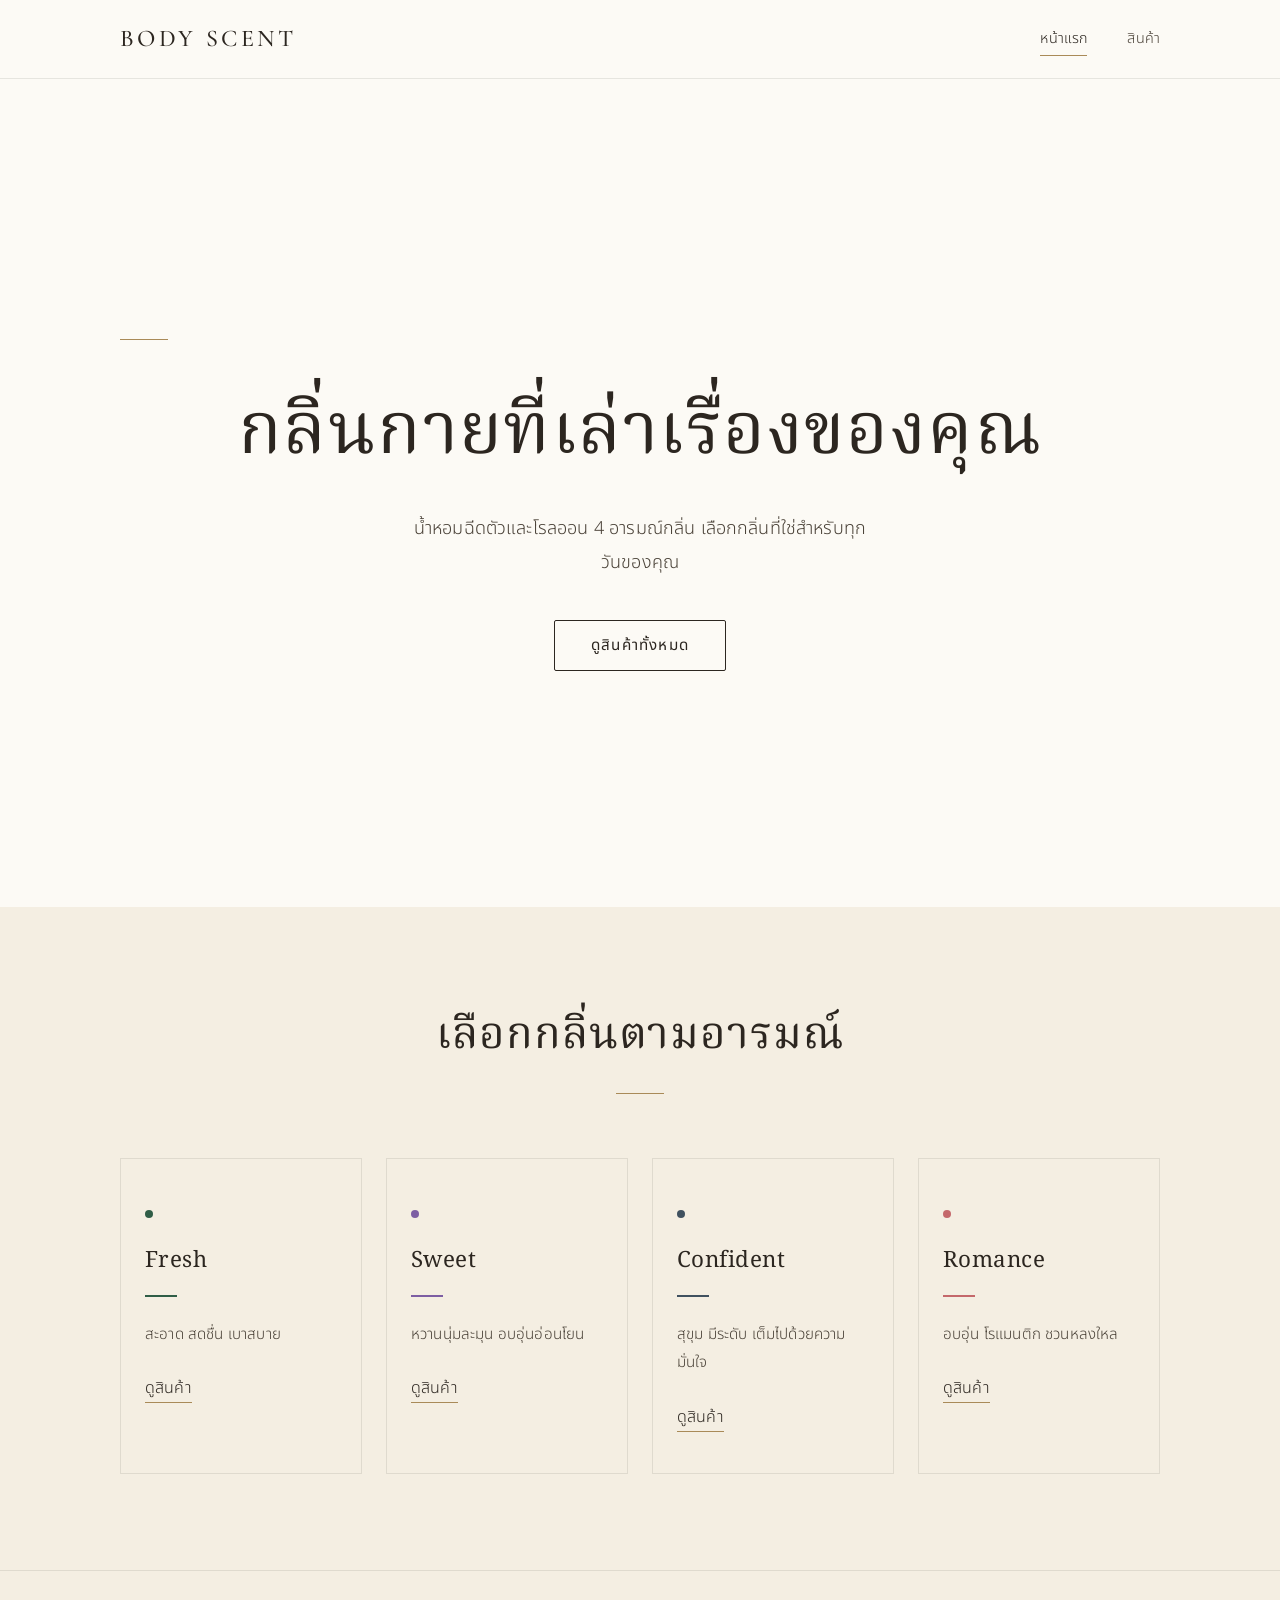
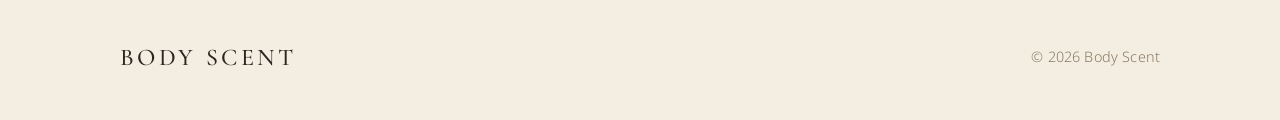
<file: index.html>
<!DOCTYPE html>
<html lang="th">
<head>
  <meta charset="UTF-8">
  <meta name="viewport" content="width=device-width, initial-scale=1">
  <title>Body Scent — น้ำหอมฉีดตัวและโรลออน</title>
  <meta name="description" content="Body Scent น้ำหอมฉีดตัวและโรลออน 4 อารมณ์กลิ่น Fresh, Sweet, Confident, Romance">
  <link rel="stylesheet" href="style.css">
</head>
<body>

  <header class="site-header">
    <div class="container site-header__inner">
      <a href="index.html" class="brand">BODY SCENT</a>
      <nav class="nav" aria-label="เมนูหลัก">
        <a href="index.html" aria-current="page">หน้าแรก</a>
        <a href="product.html">สินค้า</a>
      </nav>
    </div>
  </header>

  <main>
    <!-- Hero -->
    <section class="hero hero--full">
      <div class="container">
        <span class="title-rule" aria-hidden="true"></span>
        <h1 class="hero__title">กลิ่นกายที่เล่าเรื่องของคุณ</h1>
        <p class="lead hero__text">น้ำหอมฉีดตัวและโรลออน 4 อารมณ์กลิ่น เลือกกลิ่นที่ใช่สำหรับทุกวันของคุณ</p>
        <div class="hero__actions">
          <a href="product.html" class="btn">ดูสินค้าทั้งหมด</a>
        </div>
      </div>
    </section>

    <!-- Moods -->
    <section class="section section--cream" id="moods">
      <div class="container">
        <div class="section__head text-center">
          <h2>เลือกกลิ่นตามอารมณ์</h2>
          <span class="title-rule" aria-hidden="true"></span>
        </div>

        <div class="mood-grid">
          <a href="product.html?mood=fresh" class="mood-card mood-fresh">
            <span class="mood-dot" aria-hidden="true"></span>
            <h3>Fresh</h3>
            <span class="title-rule title-rule--mood" aria-hidden="true"></span>
            <p>สะอาด สดชื่น เบาสบาย</p>
            <span class="link">ดูสินค้า</span>
          </a>

          <a href="product.html?mood=sweet" class="mood-card mood-sweet">
            <span class="mood-dot" aria-hidden="true"></span>
            <h3>Sweet</h3>
            <span class="title-rule title-rule--mood" aria-hidden="true"></span>
            <p>หวานนุ่มละมุน อบอุ่นอ่อนโยน</p>
            <span class="link">ดูสินค้า</span>
          </a>

          <a href="product.html?mood=confident" class="mood-card mood-confident">
            <span class="mood-dot" aria-hidden="true"></span>
            <h3>Confident</h3>
            <span class="title-rule title-rule--mood" aria-hidden="true"></span>
            <p>สุขุม มีระดับ เต็มไปด้วยความมั่นใจ</p>
            <span class="link">ดูสินค้า</span>
          </a>

          <a href="product.html?mood=romance" class="mood-card mood-romance">
            <span class="mood-dot" aria-hidden="true"></span>
            <h3>Romance</h3>
            <span class="title-rule title-rule--mood" aria-hidden="true"></span>
            <p>อบอุ่น โรแมนติก ชวนหลงใหล</p>
            <span class="link">ดูสินค้า</span>
          </a>
        </div>
      </div>
    </section>
  </main>

  <footer class="site-footer">
    <div class="container site-footer__inner">
      <span class="brand">BODY SCENT</span>
      <span>&copy; 2026 Body Scent</span>
    </div>
  </footer>

  <script src="script.js"></script>
</body>
</html>
</file>
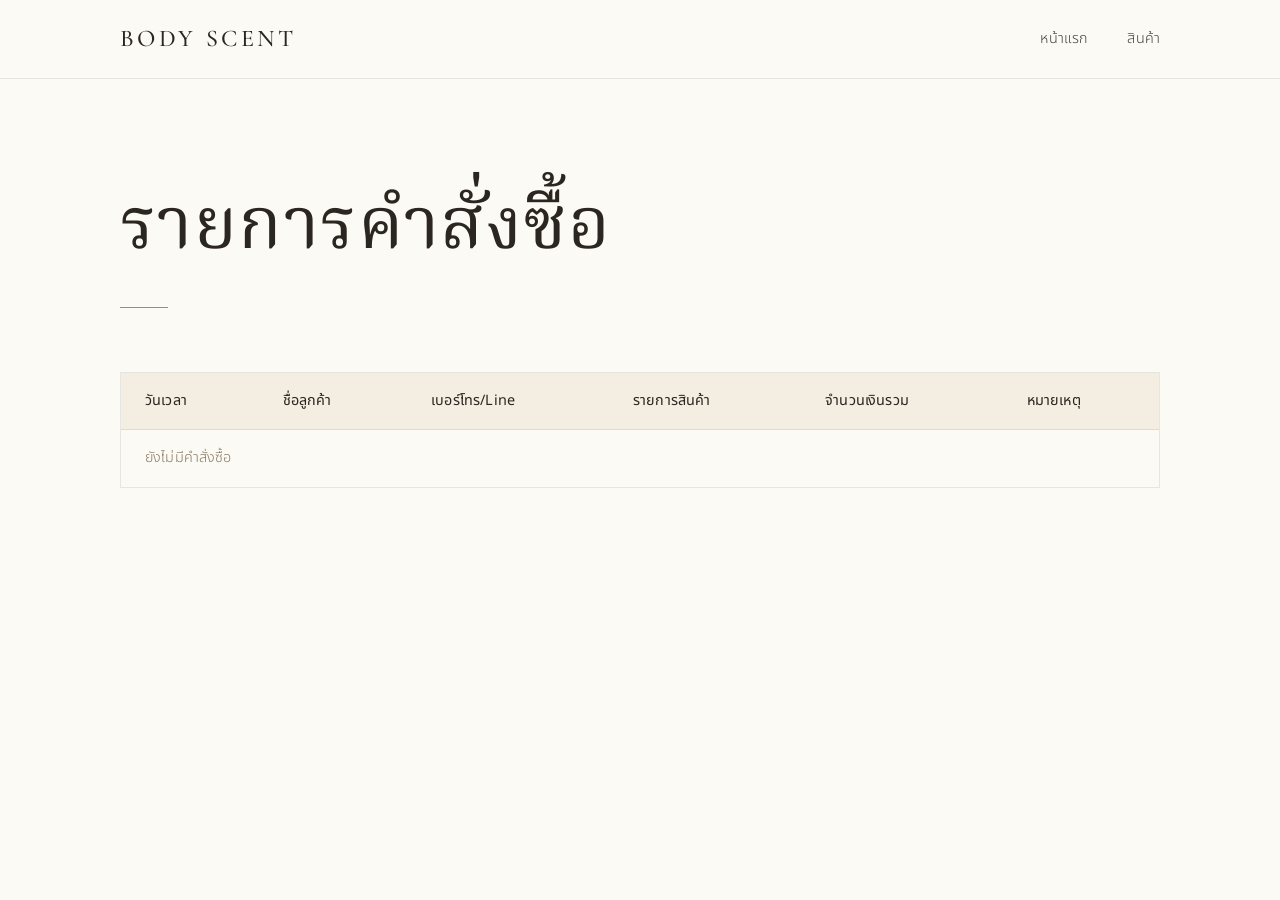
<file: admin.html>
<!DOCTYPE html>
<html lang="th">
<head>
  <meta charset="UTF-8">
  <meta name="viewport" content="width=device-width, initial-scale=1">
  <meta name="robots" content="noindex, nofollow">
  <title>รายการคำสั่งซื้อ — Body Scent</title>
  <link rel="stylesheet" href="style.css">
</head>
<body>

  <header class="site-header">
    <div class="container site-header__inner">
      <a href="index.html" class="brand">BODY SCENT</a>
      <nav class="nav" aria-label="เมนูหลัก">
        <a href="index.html">หน้าแรก</a>
        <a href="product.html">สินค้า</a>
      </nav>
    </div>
  </header>

  <main>
    <section class="section">
      <div class="container">
        <div class="section__head">
          <h1>รายการคำสั่งซื้อ</h1>
          <span class="title-rule" aria-hidden="true"></span>
        </div>

        <div class="table-wrap">
          <table id="ordersTable" class="orders-table">
            <thead>
              <tr>
                <th scope="col">วันเวลา</th>
                <th scope="col">ชื่อลูกค้า</th>
                <th scope="col">เบอร์โทร/Line</th>
                <th scope="col">รายการสินค้า</th>
                <th scope="col">จำนวนเงินรวม</th>
                <th scope="col">หมายเหตุ</th>
              </tr>
            </thead>
            <tbody></tbody>
          </table>
        </div>
      </div>
    </section>
  </main>

  <script src="script.js"></script>
</body>
</html>
</file>
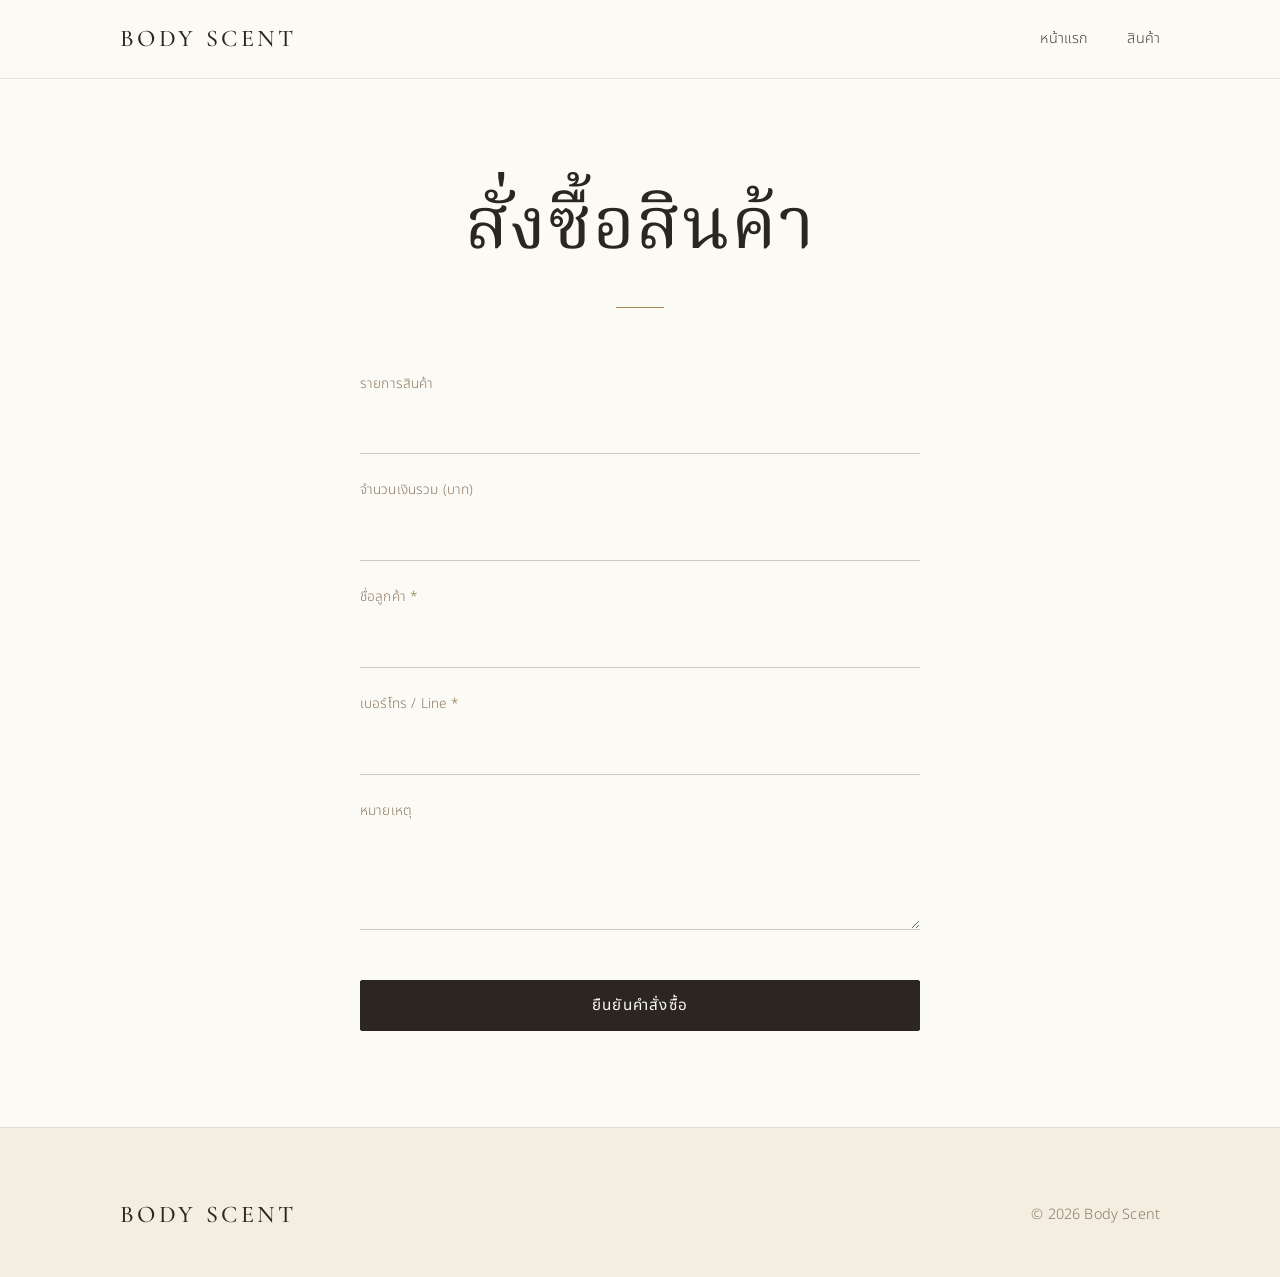
<file: order.html>
<!DOCTYPE html>
<html lang="th">
<head>
  <meta charset="UTF-8">
  <meta name="viewport" content="width=device-width, initial-scale=1">
  <title>สั่งซื้อสินค้า — Body Scent</title>
  <link rel="stylesheet" href="style.css">
</head>
<body>

  <header class="site-header">
    <div class="container site-header__inner">
      <a href="index.html" class="brand">BODY SCENT</a>
      <nav class="nav" aria-label="เมนูหลัก">
        <a href="index.html">หน้าแรก</a>
        <a href="product.html">สินค้า</a>
      </nav>
    </div>
  </header>

  <main>
    <section class="section">
      <div class="container">
        <div class="section__head text-center">
          <h1>สั่งซื้อสินค้า</h1>
          <span class="title-rule" aria-hidden="true"></span>
        </div>

        <form id="orderForm" class="form-narrow">
          <div class="field">
            <label for="items">รายการสินค้า</label>
            <input type="text" id="items" name="items" readonly>
          </div>

          <div class="field">
            <label for="total">จำนวนเงินรวม (บาท)</label>
            <input type="text" id="total" name="total" readonly>
          </div>

          <div class="field">
            <label for="customerName">ชื่อลูกค้า <span class="req">*</span></label>
            <input type="text" id="customerName" name="customerName" required autocomplete="name">
          </div>

          <div class="field">
            <label for="contact">เบอร์โทร / Line <span class="req">*</span></label>
            <input type="text" id="contact" name="contact" required autocomplete="tel">
          </div>

          <div class="field">
            <label for="note">หมายเหตุ</label>
            <textarea id="note" name="note" rows="3"></textarea>
          </div>

          <div class="form-actions">
            <button type="submit" class="btn btn--solid btn--block">ยืนยันคำสั่งซื้อ</button>
          </div>
        </form>
      </div>
    </section>
  </main>

  <footer class="site-footer">
    <div class="container site-footer__inner">
      <span class="brand">BODY SCENT</span>
      <span>&copy; 2026 Body Scent</span>
    </div>
  </footer>

  <script src="script.js"></script>
</body>
</html>
</file>
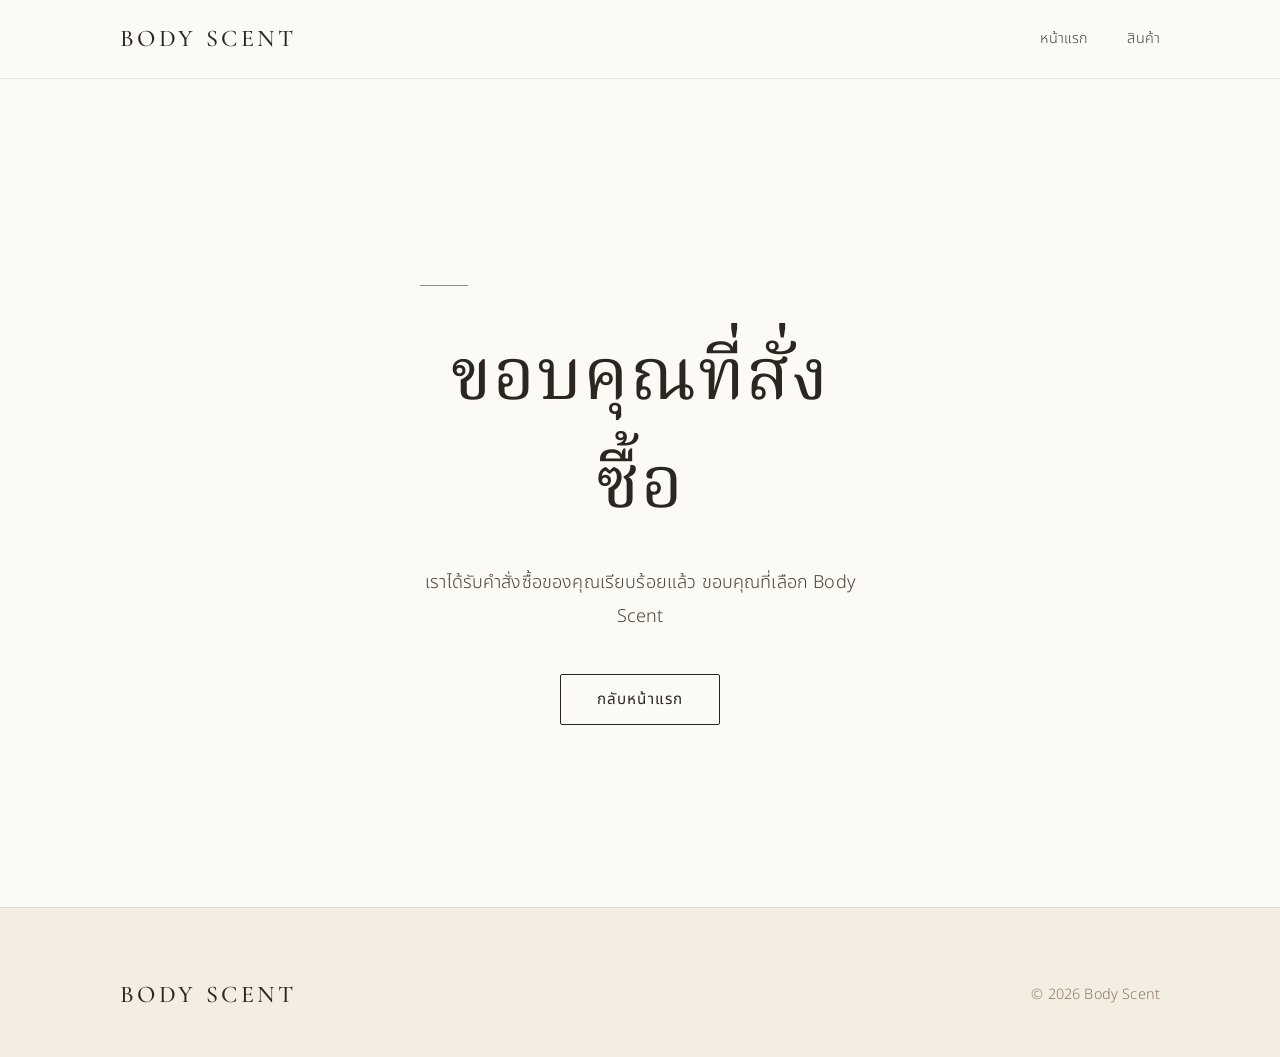
<file: thankyou.html>
<!DOCTYPE html>
<html lang="th">
<head>
  <meta charset="UTF-8">
  <meta name="viewport" content="width=device-width, initial-scale=1">
  <title>ขอบคุณ — Body Scent</title>
  <link rel="stylesheet" href="style.css">
</head>
<body>

  <header class="site-header">
    <div class="container site-header__inner">
      <a href="index.html" class="brand">BODY SCENT</a>
      <nav class="nav" aria-label="เมนูหลัก">
        <a href="index.html">หน้าแรก</a>
        <a href="product.html">สินค้า</a>
      </nav>
    </div>
  </header>

  <main>
    <section class="hero hero--full">
      <div class="container page-message">
        <span class="title-rule" aria-hidden="true"></span>
        <h1 class="hero__title">ขอบคุณที่สั่งซื้อ</h1>
        <p class="lead hero__text">เราได้รับคำสั่งซื้อของคุณเรียบร้อยแล้ว ขอบคุณที่เลือก Body Scent</p>
        <div class="hero__actions">
          <a href="index.html" class="btn">กลับหน้าแรก</a>
        </div>
      </div>
    </section>
  </main>

  <footer class="site-footer">
    <div class="container site-footer__inner">
      <span class="brand">BODY SCENT</span>
      <span>&copy; 2026 Body Scent</span>
    </div>
  </footer>

  <script src="script.js"></script>
</body>
</html>
</file>
<file: style.css>
/* ==========================================================
   Body Scent — Theme
   Premium · Minimal · Warm neutrals with bronze accent
   ========================================================== */

@import url("https://fonts.googleapis.com/css2?family=Cormorant+Garamond:wght@400;500;600&family=Noto+Serif+Thai:wght@300;400;500&family=Noto+Sans+Thai:wght@300;400;500&display=swap");

/* ---------- Design tokens ---------- */
:root {
  /* Base palette */
  --ivory: #fcfaf5;        /* page background */
  --cream: #f4eee2;        /* alternate section background */
  --sand: #e6dcc9;         /* soft dividers, subtle fills */
  --beige-deep: #8a7963;   /* secondary text */
  --ink: #2c2620;          /* primary text, dark lines */
  --ink-soft: #4a4238;     /* body text */

  /* Accent: soft bronze / gold */
  --bronze: #a98a58;
  --bronze-deep: #8c6f42;
  --bronze-tint: #d8c7a3;

  /* Mood colors — small touches only (dots, thin rules, icons) */
  --mood-fresh: #2f5d46;      /* dark green */
  --mood-sweet: #7d5ea3;      /* medium purple */
  --mood-confident: #40515f;  /* dark blue-grey */
  --mood-romance: #c4686b;    /* soft red */

  /* Lines */
  --line: 1px solid rgba(44, 38, 32, 0.22);
  --line-soft: 1px solid rgba(44, 38, 32, 0.10);

  /* Type */
  --font-display: "Cormorant Garamond", "Noto Serif Thai", Georgia, serif;
  --font-serif-th: "Noto Serif Thai", "Cormorant Garamond", Georgia, serif;
  --font-body: "Noto Sans Thai", "Helvetica Neue", Arial, sans-serif;

  /* Spacing scale */
  --space-1: 0.5rem;
  --space-2: 1rem;
  --space-3: 1.5rem;
  --space-4: 2.5rem;
  --space-5: 4rem;
  --space-6: 6rem;
  --space-7: 9rem;

  --container: 1120px;
  --radius: 2px;
  --ease: cubic-bezier(0.22, 0.61, 0.36, 1);
}

/* ---------- Reset & base ---------- */
*,
*::before,
*::after {
  box-sizing: border-box;
}

html {
  scroll-behavior: smooth;
  -webkit-text-size-adjust: 100%;
}

body {
  margin: 0;
  background: var(--ivory);
  color: var(--ink-soft);
  font-family: var(--font-body);
  font-weight: 300;
  font-size: 1rem;
  line-height: 1.9;
  letter-spacing: 0.01em;
  -webkit-font-smoothing: antialiased;
}

img {
  display: block;
  max-width: 100%;
  height: auto;
}

a {
  color: inherit;
  text-decoration: none;
}

ul {
  margin: 0;
  padding: 0;
  list-style: none;
}

::selection {
  background: var(--bronze-tint);
  color: var(--ink);
}

:focus-visible {
  outline: 1px solid var(--bronze-deep);
  outline-offset: 4px;
}

/* ---------- Typography ---------- */
h1,
h2,
h3,
h4 {
  margin: 0;
  color: var(--ink);
  font-family: var(--font-display);
  font-weight: 500;
  line-height: 1.3;
  letter-spacing: 0.02em;
}

h1 {
  font-size: clamp(2.6rem, 6vw, 4.5rem);
  line-height: 1.15;
  font-weight: 400;
}

h2 {
  font-size: clamp(1.9rem, 3.6vw, 2.75rem);
}

h3 {
  font-size: 1.4rem;
}

/* Thai text in headings reads better with the Thai serif */
:lang(th) h1,
:lang(th) h2,
:lang(th) h3,
.th-serif {
  font-family: var(--font-serif-th);
  font-weight: 400;
  line-height: 1.5;
}

p {
  margin: 0 0 var(--space-3);
  max-width: 62ch;
}

.lead {
  font-size: 1.125rem;
  color: var(--ink-soft);
}

.muted {
  color: var(--beige-deep);
}

.text-center {
  text-align: center;
}

.text-center p {
  margin-left: auto;
  margin-right: auto;
}

/* ---------- Layout ---------- */
.container {
  width: 100%;
  max-width: var(--container);
  margin: 0 auto;
  padding: 0 var(--space-4);
}

.section {
  padding: var(--space-6) 0;
}

.section--cream {
  background: var(--cream);
}

.section--divided {
  border-top: var(--line-soft);
}

.section__head {
  margin-bottom: var(--space-5);
}

/* Short bronze rule under section titles */
.title-rule {
  display: block;
  width: 48px;
  height: 1px;
  margin: var(--space-3) 0 0;
  background: var(--bronze);
}

.text-center .title-rule {
  margin-left: auto;
  margin-right: auto;
}

/* Mood-tinted rule: a small touch of color under a heading */
.title-rule--mood {
  background: var(--mood, var(--bronze));
  height: 2px;
  width: 32px;
}

/* ---------- Mood variables ---------- */
.mood-fresh { --mood: var(--mood-fresh); }
.mood-sweet { --mood: var(--mood-sweet); }
.mood-confident { --mood: var(--mood-confident); }
.mood-romance { --mood: var(--mood-romance); }

/* Small colored dot */
.mood-dot {
  display: inline-block;
  width: 8px;
  height: 8px;
  border-radius: 50%;
  background: var(--mood, var(--bronze));
  vertical-align: middle;
}

/* ---------- Header / navigation ---------- */
.site-header {
  position: sticky;
  top: 0;
  z-index: 50;
  background: rgba(252, 250, 245, 0.92);
  backdrop-filter: blur(8px);
  -webkit-backdrop-filter: blur(8px);
  border-bottom: var(--line-soft);
}

.site-header__inner {
  display: flex;
  align-items: center;
  justify-content: space-between;
  gap: var(--space-3);
  padding-top: var(--space-2);
  padding-bottom: var(--space-2);
}

.brand {
  font-family: var(--font-display);
  font-size: 1.5rem;
  font-weight: 500;
  letter-spacing: 0.14em;
  color: var(--ink);
}

.nav {
  display: flex;
  align-items: center;
  gap: var(--space-4);
  font-size: 0.9rem;
}

.nav a {
  position: relative;
  padding: 0.25rem 0;
  color: var(--ink-soft);
  transition: color 0.3s var(--ease);
}

.nav a::after {
  content: "";
  position: absolute;
  left: 0;
  bottom: 0;
  width: 0;
  height: 1px;
  background: var(--bronze);
  transition: width 0.3s var(--ease);
}

.nav a:hover,
.nav a[aria-current="page"] {
  color: var(--ink);
}

.nav a:hover::after,
.nav a[aria-current="page"]::after {
  width: 100%;
}

/* ---------- Buttons ---------- */
.btn {
  display: inline-block;
  padding: 0.85rem 2.25rem;
  border: 1px solid var(--ink);
  border-radius: var(--radius);
  background: transparent;
  color: var(--ink);
  font-family: var(--font-body);
  font-size: 0.95rem;
  font-weight: 400;
  letter-spacing: 0.08em;
  line-height: 1.4;
  text-align: center;
  cursor: pointer;
  transition: background 0.3s var(--ease), color 0.3s var(--ease),
    border-color 0.3s var(--ease);
}

.btn:hover {
  background: var(--ink);
  color: var(--ivory);
}

.btn--solid {
  background: var(--ink);
  color: var(--ivory);
}

.btn--solid:hover {
  background: var(--bronze-deep);
  border-color: var(--bronze-deep);
}

.btn--bronze {
  border-color: var(--bronze);
  color: var(--bronze-deep);
}

.btn--bronze:hover {
  background: var(--bronze);
  border-color: var(--bronze);
  color: var(--ivory);
}

.btn--small {
  padding: 0.55rem 1.4rem;
  font-size: 0.85rem;
}

.btn--block {
  display: block;
  width: 100%;
}

/* Understated text link */
.link {
  border-bottom: 1px solid var(--bronze);
  padding-bottom: 2px;
  color: var(--ink);
  transition: color 0.3s var(--ease);
}

.link:hover {
  color: var(--bronze-deep);
}

/* ---------- Hero ---------- */
.hero {
  padding: var(--space-7) 0 var(--space-6);
}

.hero__grid {
  display: grid;
  grid-template-columns: 1.1fr 0.9fr;
  align-items: center;
  gap: var(--space-5);
}

.hero__title {
  margin-bottom: var(--space-3);
}

.hero__text {
  margin-bottom: var(--space-4);
}

.hero__actions {
  display: flex;
  flex-wrap: wrap;
  gap: var(--space-2);
}

.hero__media {
  border: var(--line);
  padding: var(--space-2);
}

.hero__media img {
  width: 100%;
  aspect-ratio: 4 / 5;
  object-fit: cover;
}

/* ---------- Filters (mood / type) ---------- */
.filters {
  display: flex;
  flex-wrap: wrap;
  justify-content: center;
  gap: var(--space-2);
  margin-bottom: var(--space-5);
}

.chip {
  display: inline-flex;
  align-items: center;
  gap: 0.6rem;
  padding: 0.55rem 1.5rem;
  border: var(--line);
  border-radius: 999px;
  background: transparent;
  color: var(--ink-soft);
  font-family: var(--font-body);
  font-size: 0.9rem;
  font-weight: 300;
  cursor: pointer;
  transition: border-color 0.3s var(--ease), color 0.3s var(--ease),
    background 0.3s var(--ease);
}

.chip:hover {
  border-color: var(--bronze);
  color: var(--ink);
}

.chip.is-active,
.chip[aria-pressed="true"] {
  border-color: var(--ink);
  background: var(--ink);
  color: var(--ivory);
}

/* ---------- Product grid & cards ---------- */
.product-grid {
  display: grid;
  grid-template-columns: repeat(auto-fill, minmax(240px, 1fr));
  gap: var(--space-4);
}

.product-card {
  display: flex;
  flex-direction: column;
  background: transparent;           /* never a filled colored card */
  border: var(--line-soft);
  transition: border-color 0.3s var(--ease);
}

.product-card:hover {
  border-color: var(--bronze);
}

.product-card__media {
  background: var(--cream);
  overflow: hidden;
}

.product-card__media img {
  width: 100%;
  aspect-ratio: 4 / 5;
  object-fit: cover;
}

.product-card__body {
  display: flex;
  flex: 1;
  flex-direction: column;
  padding: var(--space-3);
}

.product-card__mood {
  display: flex;
  align-items: center;
  gap: 0.6rem;
  margin-bottom: var(--space-1);
  color: var(--beige-deep);
  font-size: 0.85rem;
}

.product-card__name {
  font-size: 1.15rem;
  margin-bottom: 0.25rem;
}

.product-card__meta {
  margin: 0 0 var(--space-2);
  color: var(--beige-deep);
  font-size: 0.85rem;
}

.product-card__desc {
  flex: 1;
  margin-bottom: var(--space-3);
  font-size: 0.9rem;
  line-height: 1.8;
}

.product-card__footer {
  display: flex;
  align-items: center;
  justify-content: space-between;
  gap: var(--space-2);
  padding-top: var(--space-2);
  border-top: var(--line-soft);
}

.price {
  font-family: var(--font-display);
  font-size: 1.5rem;
  font-weight: 500;
  color: var(--ink);
}

.price small {
  margin-left: 0.2rem;
  font-family: var(--font-body);
  font-size: 0.8rem;
  font-weight: 300;
  color: var(--beige-deep);
}

/* ---------- Feature / mood list ---------- */
.features {
  display: grid;
  grid-template-columns: repeat(auto-fit, minmax(220px, 1fr));
  gap: var(--space-5) var(--space-4);
}

.feature {
  padding-top: var(--space-3);
  border-top: 1px solid var(--mood, var(--bronze-tint));
}

.feature h3 {
  margin: var(--space-1) 0 var(--space-2);
}

.feature p {
  font-size: 0.95rem;
  margin-bottom: 0;
}

/* ---------- Forms ---------- */
.field {
  margin-bottom: var(--space-3);
}

.field label {
  display: block;
  margin-bottom: 0.4rem;
  color: var(--beige-deep);
  font-size: 0.85rem;
}

.field input,
.field select,
.field textarea {
  width: 100%;
  padding: 0.8rem 0;
  border: 0;
  border-bottom: var(--line);
  border-radius: 0;
  background: transparent;
  color: var(--ink);
  font-family: var(--font-body);
  font-size: 1rem;
  font-weight: 300;
  transition: border-color 0.3s var(--ease);
}

.field input:focus,
.field select:focus,
.field textarea:focus {
  outline: none;
  border-bottom-color: var(--bronze-deep);
}

/* ---------- Footer ---------- */
.site-footer {
  padding: var(--space-5) 0 var(--space-4);
  background: var(--cream);
  border-top: var(--line-soft);
  color: var(--beige-deep);
  font-size: 0.9rem;
}

.site-footer__inner {
  display: flex;
  flex-wrap: wrap;
  align-items: center;
  justify-content: space-between;
  gap: var(--space-3);
}

.site-footer a:hover {
  color: var(--ink);
}

/* ---------- Utilities ---------- */
.mt-0 { margin-top: 0; }
.mt-3 { margin-top: var(--space-3); }
.mt-5 { margin-top: var(--space-5); }
.mb-0 { margin-bottom: 0; }
.mb-3 { margin-bottom: var(--space-3); }
.mb-5 { margin-bottom: var(--space-5); }

.visually-hidden {
  position: absolute;
  width: 1px;
  height: 1px;
  margin: -1px;
  padding: 0;
  overflow: hidden;
  clip: rect(0, 0, 0, 0);
  white-space: nowrap;
  border: 0;
}

/* ---------- Responsive ---------- */
@media (max-width: 1024px) {
  .section {
    padding: var(--space-5) 0;
  }

  .hero {
    padding: var(--space-6) 0 var(--space-5);
  }
}

@media (max-width: 768px) {
  :root {
    --space-4: 2rem;
    --space-5: 3rem;
    --space-6: 4.5rem;
    --space-7: 5.5rem;
  }

  .container {
    padding: 0 var(--space-3);
  }

  .site-header__inner {
    flex-direction: column;
    gap: var(--space-2);
  }

  .nav {
    gap: var(--space-3);
    font-size: 0.85rem;
  }

  .hero__grid {
    grid-template-columns: 1fr;
    gap: var(--space-4);
  }

  .hero__media {
    order: -1;
  }

  .hero__media img {
    aspect-ratio: 4 / 3;
  }

  .product-grid {
    grid-template-columns: repeat(2, 1fr);
    gap: var(--space-3);
  }

  .product-card__body {
    padding: var(--space-2);
  }

  .product-card__footer {
    flex-direction: column;
    align-items: stretch;
  }

  .product-card__footer .btn {
    width: 100%;
  }

  .site-footer__inner {
    flex-direction: column;
    text-align: center;
  }
}

@media (max-width: 480px) {
  body {
    font-size: 0.95rem;
  }

  .product-grid {
    grid-template-columns: 1fr;
  }

  .hero__actions .btn {
    width: 100%;
  }

  .filters {
    gap: 0.5rem;
  }

  .chip {
    padding: 0.5rem 1.1rem;
    font-size: 0.85rem;
  }
}

/* ---------- Reduced motion ---------- */
@media (prefers-reduced-motion: reduce) {
  html {
    scroll-behavior: auto;
  }

  *,
  *::before,
  *::after {
    transition-duration: 0.01ms !important;
    animation-duration: 0.01ms !important;
  }
}

/* ==========================================================
   Additions for index.html
   ========================================================== */

/* Full-screen hero (centered, text only) */
.hero--full {
  display: flex;
  align-items: center;
  min-height: calc(100vh - 4.5rem);
  min-height: calc(100svh - 4.5rem);
  padding: var(--space-6) 0;
  text-align: center;
}

.hero--full .hero__title,
.hero--full .hero__text {
  margin-left: auto;
  margin-right: auto;
}

.hero--full .hero__text {
  max-width: 46ch;
}

.hero--full .hero__actions {
  justify-content: center;
}

.hero--full .title-rule {
  margin-bottom: var(--space-4);
}

/* Mood cards: thin border, color only as a small dot + short rule */
.mood-grid {
  display: grid;
  grid-template-columns: repeat(auto-fit, minmax(220px, 1fr));
  gap: var(--space-3);
}

.mood-card {
  display: block;
  padding: var(--space-4) var(--space-3);
  border: var(--line-soft);
  background: transparent;
  transition: border-color 0.3s var(--ease);
}

.mood-card:hover {
  border-color: var(--bronze);
}

.mood-card h3 {
  margin: var(--space-2) 0 0;
}

.mood-card p {
  margin: 0 0 var(--space-3);
  font-size: 0.95rem;
}

.mood-card .title-rule {
  margin: var(--space-2) 0 var(--space-3);
}

@media (max-width: 768px) {
  .hero--full {
    min-height: calc(100vh - 7rem);
    min-height: calc(100svh - 7rem);
  }

  .mood-grid {
    grid-template-columns: 1fr 1fr;
  }
}

@media (max-width: 480px) {
  .mood-grid {
    grid-template-columns: 1fr;
  }
}

/* ==========================================================
   Additions for order / thankyou / admin pages
   ========================================================== */

.form-narrow {
  max-width: 560px;
  margin: 0 auto;
}

.field input[readonly],
.field textarea[readonly] {
  color: var(--ink);
  cursor: default;
}

.field textarea {
  resize: vertical;
  min-height: 5rem;
}

.field .req {
  color: var(--bronze-deep);
}

.form-actions {
  margin-top: var(--space-4);
}

.page-message {
  max-width: 520px;
  margin: 0 auto;
}

/* Admin table */
.table-wrap {
  overflow-x: auto;
  border: var(--line-soft);
}

.orders-table {
  width: 100%;
  min-width: 760px;
  border-collapse: collapse;
  font-size: 0.9rem;
  line-height: 1.7;
}

.orders-table th,
.orders-table td {
  padding: var(--space-2) var(--space-3);
  border-bottom: var(--line-soft);
  text-align: left;
  vertical-align: top;
}

.orders-table th {
  background: var(--cream);
  color: var(--ink);
  font-weight: 400;
  white-space: nowrap;
}

.orders-table tbody tr:last-child td {
  border-bottom: 0;
}
</file>
